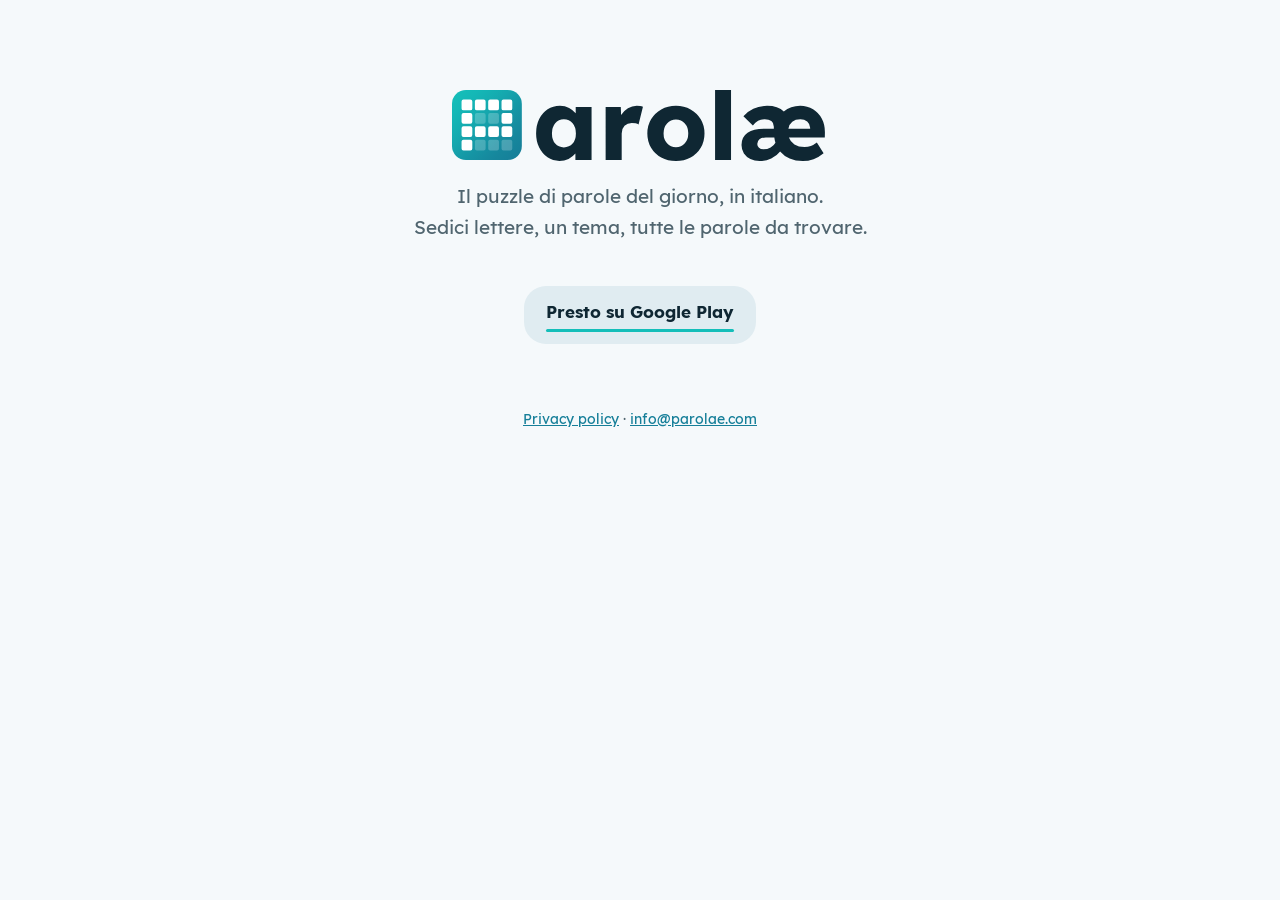
<file: index.html>
<!doctype html>
<html lang="it">
<head>
  <meta charset="utf-8">
  <meta name="viewport" content="width=device-width, initial-scale=1">
  <title>Parolæ – il puzzle di parole del giorno</title>
  <meta name="description" content="Parolæ è un puzzle di parole giornaliero in italiano: trova tutte le parole nella griglia di 16 lettere.">
  <link rel="icon" href="assets/logo.svg" type="image/svg+xml">
  <link rel="apple-touch-icon" href="assets/icon-512.png">
  <link rel="stylesheet" href="assets/style.css">
</head>
<body>
  <main class="hero">
    <h1>
      <picture>
        <source srcset="assets/logo-full-dark.svg" media="(prefers-color-scheme: dark)">
        <img class="wordmark" src="assets/logo-full.svg" alt="Parolæ">
      </picture>
    </h1>
    <p class="tagline">Il puzzle di parole del giorno, in italiano.<br>Sedici lettere, un tema, tutte le parole da trovare.</p>
    <div class="badge">Presto su Google Play</div>
    <footer>
      <p><a href="privacy/">Privacy policy</a> · <a href="mailto:info@parolae.com">info@parolae.com</a></p>
    </footer>
  </main>
</body>
</html>
</file>
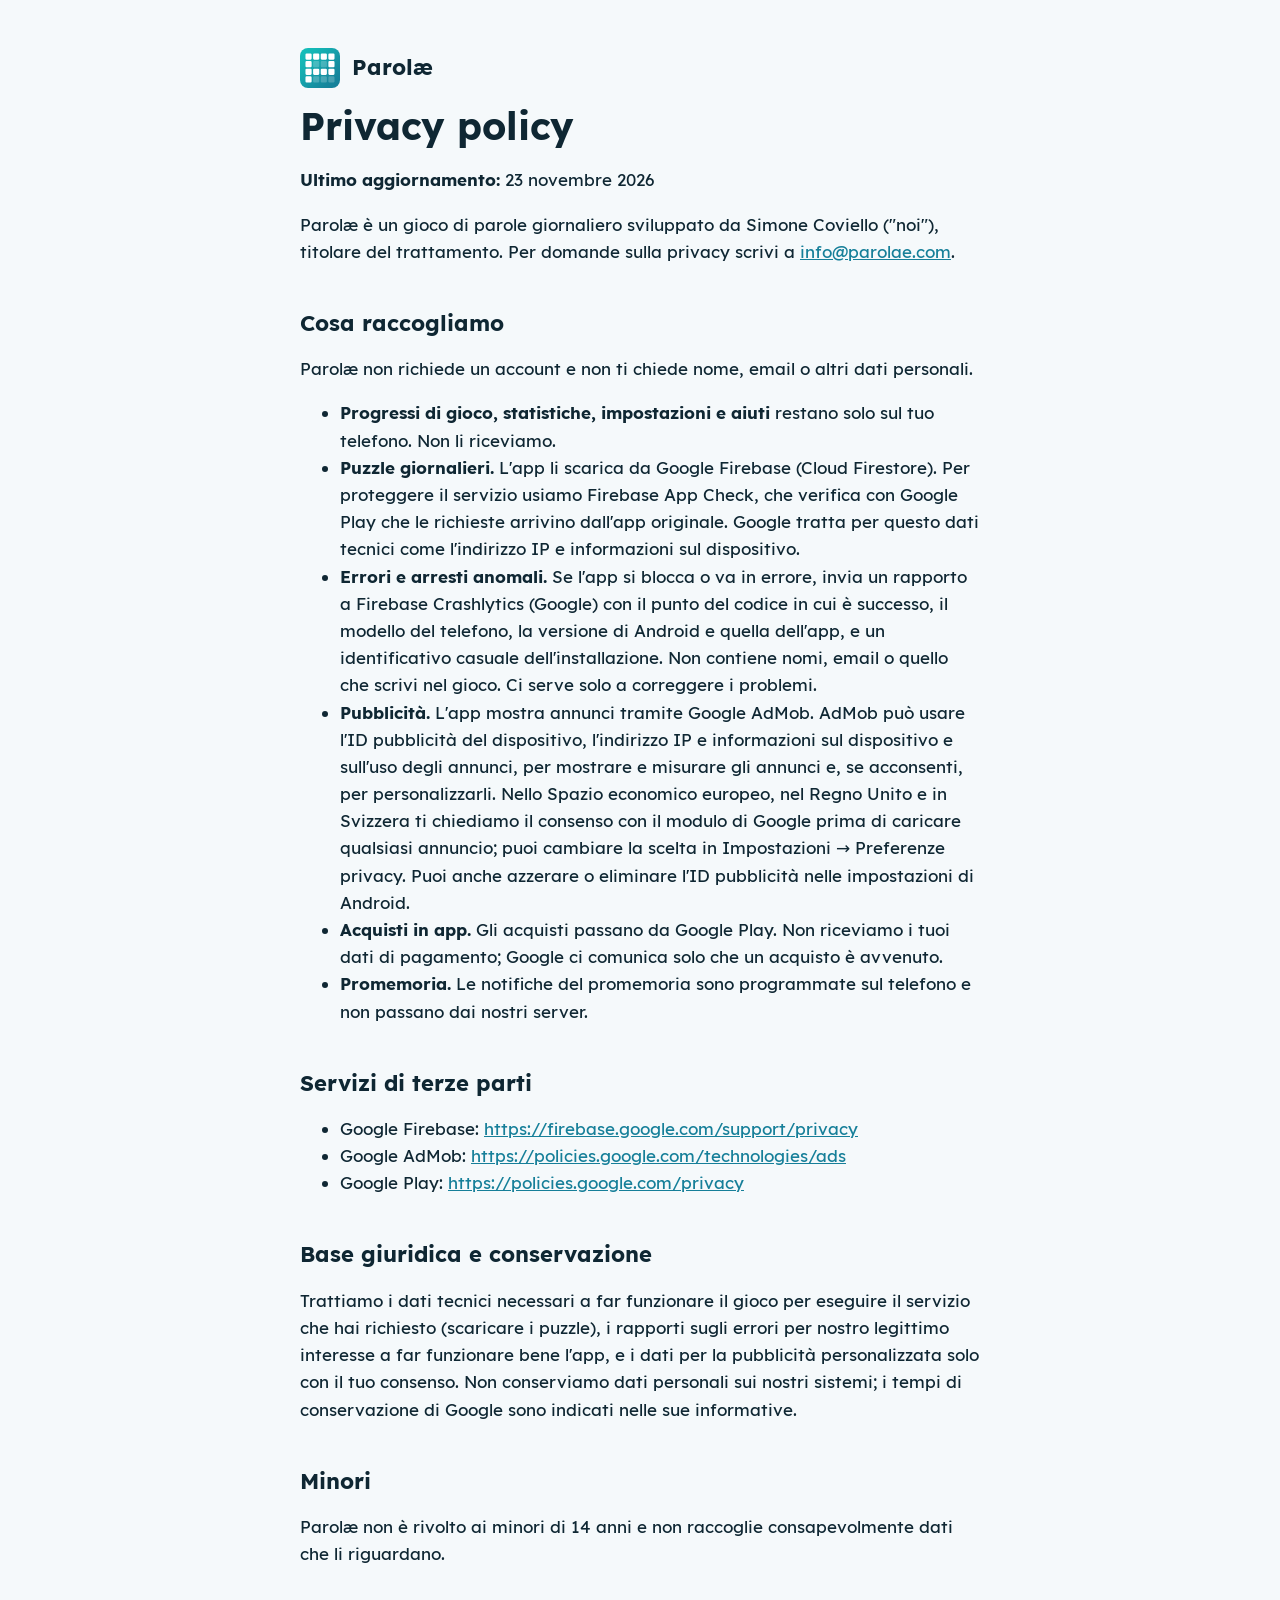
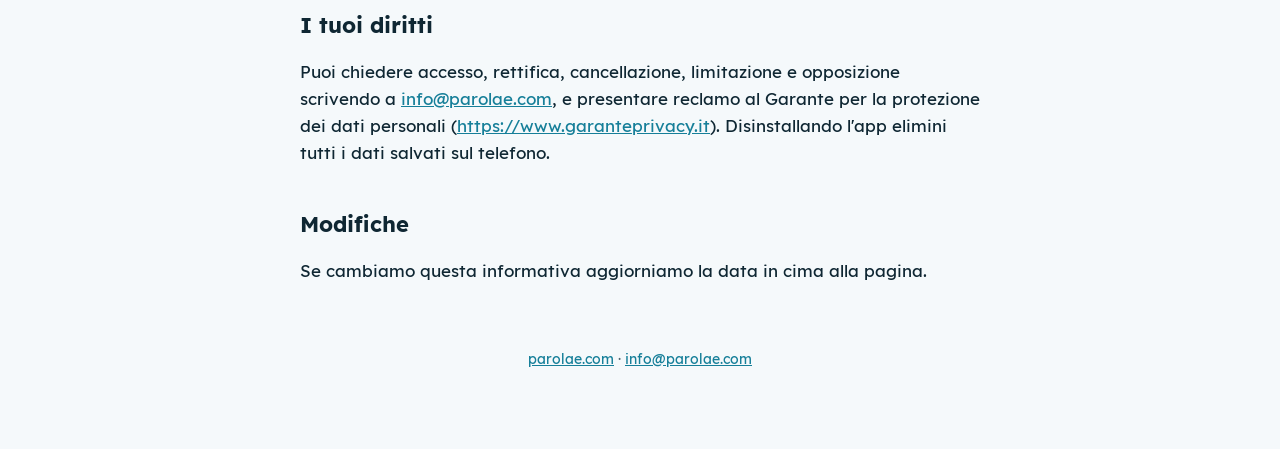
<file: privacy/index.html>
<!doctype html>
<html lang="it">
<head>
  <meta charset="utf-8">
  <meta name="viewport" content="width=device-width, initial-scale=1">
  <title>Privacy policy – Parolæ</title>
  <link rel="icon" href="../assets/logo.svg" type="image/svg+xml">
  <link rel="apple-touch-icon" href="../assets/icon-512.png">
  <link rel="stylesheet" href="../assets/style.css">
</head>
<body>
  <main>
    <a class="page" href="../"><header class="page"><picture><source srcset="../assets/logo-dark.svg" media="(prefers-color-scheme: dark)"><img class="logo" src="../assets/logo.svg" alt=""></picture><span>Parolæ</span></header></a>
    <h1>Privacy policy</h1>
    <p><strong>Ultimo aggiornamento:</strong> 23 novembre 2026</p>
    <p>Parolæ è un gioco di parole giornaliero sviluppato da Simone Coviello ("noi"), titolare del trattamento. Per domande sulla privacy scrivi a <a href="mailto:info@parolae.com">info@parolae.com</a>.</p>
    <h2>Cosa raccogliamo</h2>
    <p>Parolæ non richiede un account e non ti chiede nome, email o altri dati personali.</p>
    <ul>
<li><strong>Progressi di gioco, statistiche, impostazioni e aiuti</strong> restano solo sul tuo telefono. Non li riceviamo.</li>
<li><strong>Puzzle giornalieri.</strong> L'app li scarica da Google Firebase (Cloud Firestore). Per proteggere il servizio usiamo Firebase App Check, che verifica con Google Play che le richieste arrivino dall'app originale. Google tratta per questo dati tecnici come l'indirizzo IP e informazioni sul dispositivo.</li>
<li><strong>Errori e arresti anomali.</strong> Se l'app si blocca o va in errore, invia un rapporto a Firebase Crashlytics (Google) con il punto del codice in cui è successo, il modello del telefono, la versione di Android e quella dell'app, e un identificativo casuale dell'installazione. Non contiene nomi, email o quello che scrivi nel gioco. Ci serve solo a correggere i problemi.</li>
<li><strong>Pubblicità.</strong> L'app mostra annunci tramite Google AdMob. AdMob può usare l'ID pubblicità del dispositivo, l'indirizzo IP e informazioni sul dispositivo e sull'uso degli annunci, per mostrare e misurare gli annunci e, se acconsenti, per personalizzarli. Nello Spazio economico europeo, nel Regno Unito e in Svizzera ti chiediamo il consenso con il modulo di Google prima di caricare qualsiasi annuncio; puoi cambiare la scelta in Impostazioni → Preferenze privacy. Puoi anche azzerare o eliminare l'ID pubblicità nelle impostazioni di Android.</li>
<li><strong>Acquisti in app.</strong> Gli acquisti passano da Google Play. Non riceviamo i tuoi dati di pagamento; Google ci comunica solo che un acquisto è avvenuto.</li>
<li><strong>Promemoria.</strong> Le notifiche del promemoria sono programmate sul telefono e non passano dai nostri server.</li>
</ul>
    <h2>Servizi di terze parti</h2>
    <ul>
<li>Google Firebase: <a href="https://firebase.google.com/support/privacy">https://firebase.google.com/support/privacy</a></li>
<li>Google AdMob: <a href="https://policies.google.com/technologies/ads">https://policies.google.com/technologies/ads</a></li>
<li>Google Play: <a href="https://policies.google.com/privacy">https://policies.google.com/privacy</a></li>
</ul>
    <h2>Base giuridica e conservazione</h2>
    <p>Trattiamo i dati tecnici necessari a far funzionare il gioco per eseguire il servizio che hai richiesto (scaricare i puzzle), i rapporti sugli errori per nostro legittimo interesse a far funzionare bene l'app, e i dati per la pubblicità personalizzata solo con il tuo consenso. Non conserviamo dati personali sui nostri sistemi; i tempi di conservazione di Google sono indicati nelle sue informative.</p>
    <h2>Minori</h2>
    <p>Parolæ non è rivolto ai minori di 14 anni e non raccoglie consapevolmente dati che li riguardano.</p>
    <h2>I tuoi diritti</h2>
    <p>Puoi chiedere accesso, rettifica, cancellazione, limitazione e opposizione scrivendo a <a href="mailto:info@parolae.com">info@parolae.com</a>, e presentare reclamo al Garante per la protezione dei dati personali (<a href="https://www.garanteprivacy.it">https://www.garanteprivacy.it</a>). Disinstallando l'app elimini tutti i dati salvati sul telefono.</p>
    <h2>Modifiche</h2>
    <p>Se cambiamo questa informativa aggiorniamo la data in cima alla pagina.</p>
    <footer><p><a href="../">parolae.com</a> · <a href="mailto:info@parolae.com">info@parolae.com</a></p></footer>
  </main>
</body>
</html>
</file>
<file: assets/style.css>
@font-face { font-family: "Lexend"; font-weight: 400; src: url("fonts/Lexend-Regular.ttf") format("truetype"); font-display: swap; }
@font-face { font-family: "Lexend"; font-weight: 700; src: url("fonts/Lexend-Bold.ttf") format("truetype"); font-display: swap; }

/* Riva palette, like the app. */
:root { --bg: #F5F9FB; --tile: #E0ECF1; --ink: #0F2733; --muted: #50656F; --accent: #167F99; --selection: #14BEB9; }
@media (prefers-color-scheme: dark) {
  :root { --bg: #0C1820; --tile: #172A35; --ink: #E6F1F5; --muted: #97AAB4; --accent: #63DEFD; }
}
* { box-sizing: border-box; }
body { margin: 0; background: var(--bg); color: var(--ink); font: 17px/1.6 "Lexend", system-ui, sans-serif; }
main { max-width: 720px; margin: 0 auto; padding: 48px 20px 64px; }
h1, h2 { font-weight: 700; line-height: 1.2; }
h1 { font-size: 2.4rem; margin: 0.4em 0 0.2em; }
h2 { font-size: 1.4rem; margin-top: 2em; }
a { color: var(--accent); }
.muted { color: var(--muted); }
/* Logo: the grid P (from docs/brand in the app repo). */
.logo { width: 96px; height: 96px; display: block; }
.wordmark { display: block; height: 72px; width: auto; max-width: 100%; margin: 0 auto; }
.hero h1 { margin: 0; }
.hero { text-align: center; padding-top: 10vh; }
.hero .logo { margin: 0 auto; }
.tagline { font-size: 1.2rem; color: var(--muted); }
.badge { display: inline-block; margin-top: 24px; padding: 12px 22px; border-radius: 22px; background: var(--tile); font-weight: 700; }
.badge::after { content: ""; display: block; height: 3px; margin-top: 4px; border-radius: 2px; background: var(--selection); }
a.page { text-decoration: none; color: inherit; }
header.page { display: flex; align-items: center; gap: 12px; text-decoration: none; color: inherit; }
header.page .logo { width: 40px; height: 40px; }
header.page span { font-weight: 700; font-size: 1.4rem; }
footer { margin-top: 64px; font-size: 0.9rem; color: var(--muted); text-align: center; }
</file>
